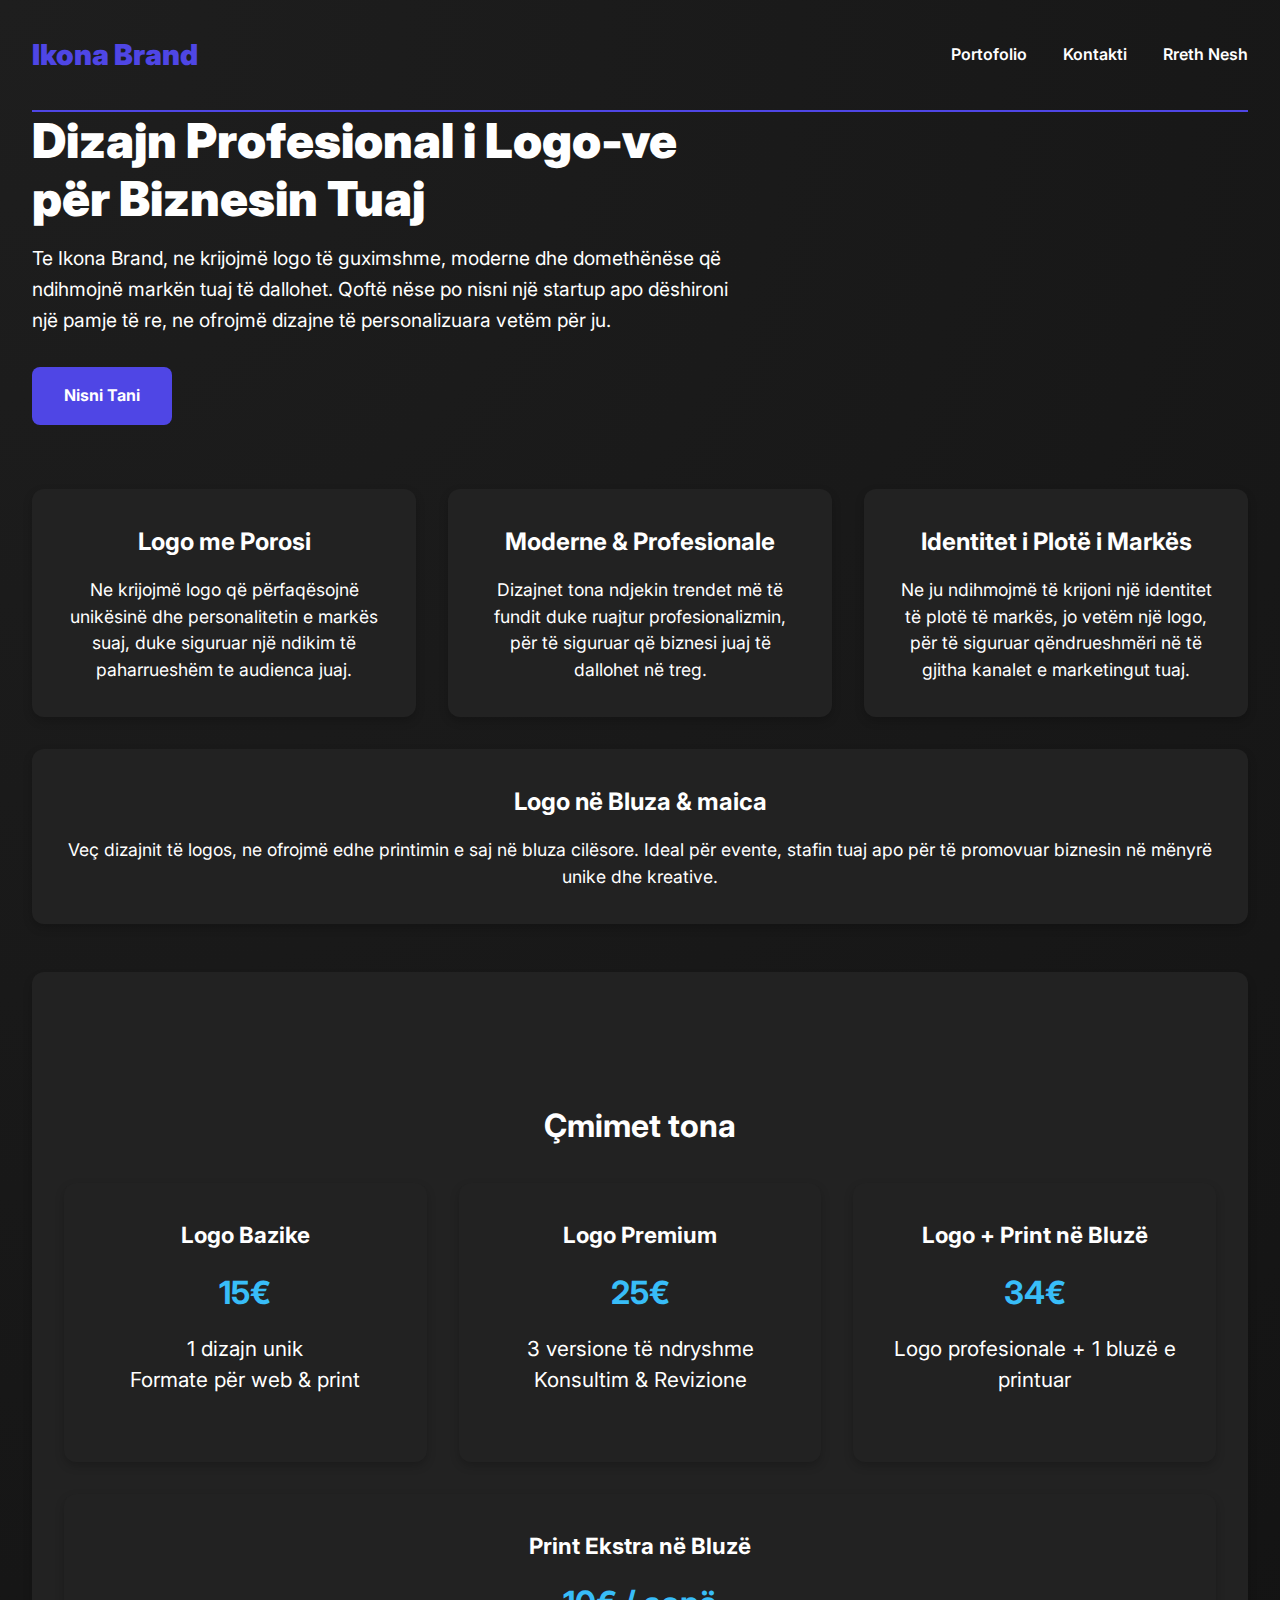
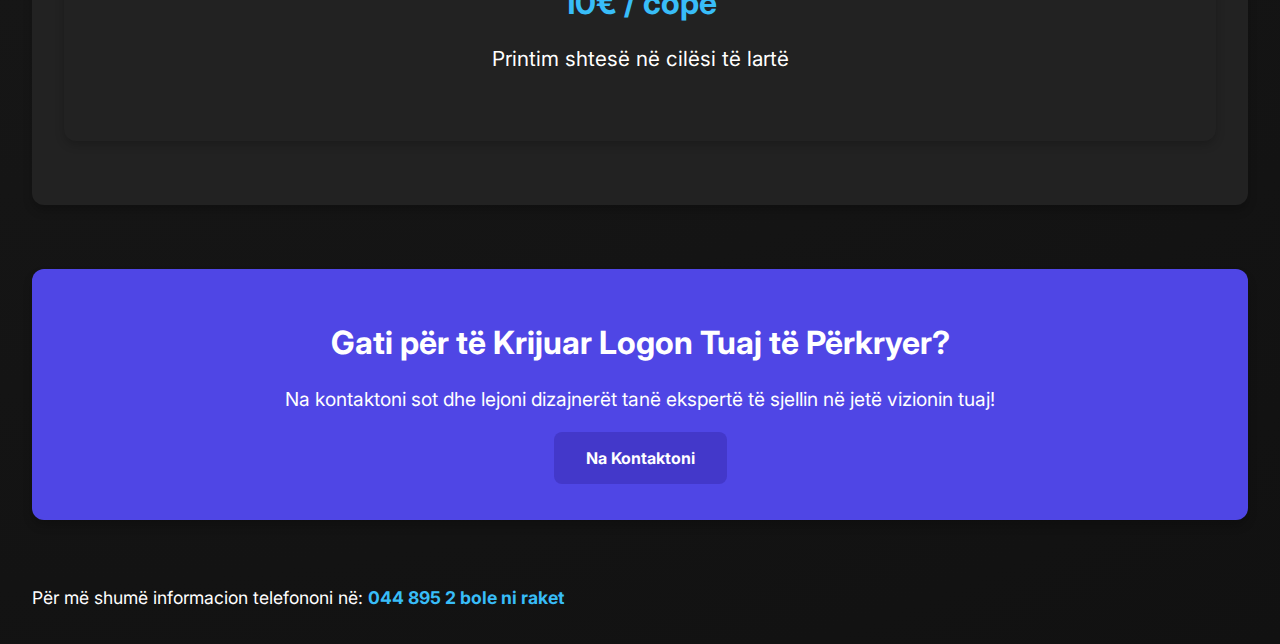
<file: index.html>
<!DOCTYPE html>
<html lang="sq">
<head>
  <meta charset="UTF-8" />
  <meta name="viewport" content="width=device-width, initial-scale=1.0" />
  <title>Dizajn Logoje me Porosi - Ikona Brand</title>
  <link href="https://fonts.googleapis.com/css2?family=Inter:wght@400;700;900&display=swap" rel="stylesheet">
  <link rel="stylesheet" href="style.css">
  <style>
    * {
      margin: 0;
      padding: 0;
      box-sizing: border-box;
      font-family: 'Inter', sans-serif;
    }
    body {
      background: radial-gradient(circle at top left, #1e1e1e, #111);
      color: white;
      min-height: 100vh;
      padding: 2rem;
    }
    header {
      display: flex;
      justify-content: space-between;
      align-items: center;
      padding-bottom: 2rem;
    }
    header h1 {
      font-size: 1.8rem;
      font-weight: 900;
    }
    nav a {
      margin-left: 2rem;
      color: white;
      text-decoration: none;
      font-weight: 600;
    }
    .hero {
      display: flex;
      flex-direction: column;
      align-items: flex-start;
      max-width: 700px;
      margin-bottom: 4rem;
    }
    .hero h2 {
      font-size: 3rem;
      font-weight: 900;
      margin-bottom: 1rem;
    }
    .hero p {
      font-size: 1.2rem;
      margin-bottom: 2rem;
      line-height: 1.6;
    }
    .hero a {
      background: #4f46e5;
      padding: 1rem 2rem;
      color: white;
      text-decoration: none;
      border-radius: 8px;
      font-weight: bold;
      transition: background 0.3s ease;
    }
    .hero a:hover {
      background: #4338ca;
    }

    .services {
      display: flex;
      justify-content: space-between;
      margin-top: 2rem;
      gap: 2rem;
      flex-wrap: wrap;
    }
    .services .service-box {
      background: #222;
      padding: 2rem;
      border-radius: 12px;
      text-align: center;
      flex: 1 1 30%;
    }
    .services .service-box h3 {
      font-size: 1.5rem;
      margin-bottom: 1rem;
    }
    .services .service-box p {
      font-size: 1.1rem;
      line-height: 1.5;
    }
    .cta {
      background: #4f46e5;
      padding: 3rem;
      border-radius: 12px;
      text-align: center;
      margin-top: 4rem;
    }
    .cta h3 {
      font-size: 2rem;
      margin-bottom: 1rem;
    }
    .cta p {
      font-size: 1.2rem;
      margin-bottom: 2rem;
    }
    .cta a {
      text-decoration: none;
      color: white;
      font-weight: bold;
      padding: 1rem 2rem;
      background: #4338ca;
      border-radius: 8px;
      transition: background 0.3s ease;
    }
    .cta a:hover {
      background: #4f46e5;
    }
    .contact-info {
      margin-top: 2rem;
      text-align: center;
      font-size: 1.1rem;
    }
    .contact-info span {
      font-weight: bold;
      color: #38bdf8;
    }
    @media (max-width: 768px) {
      .hero h2 {
        font-size: 2rem;
      }
      .services {
        flex-direction: column;
        align-items: center;
      }
      .services .service-box {
        width: 100%;
        margin-bottom: 2rem;
      }
    }
  </style>
</head>
<body>
  <header>
    <h1>Ikona Brand</h1>
    <nav>
      <a href="portfolio.html">Portofolio</a>
      <a href="contact.html">Kontakti</a>
      <a href="aboutus.html">Rreth Nesh</a>
    </nav>
  </header>

  <section class="hero">
    <h2>Dizajn Profesional i Logo-ve për Biznesin Tuaj</h2>
    <p>Te Ikona Brand, ne krijojmë logo të guximshme, moderne dhe domethënëse që ndihmojnë markën tuaj të dallohet. Qoftë nëse po nisni një startup apo dëshironi një pamje të re, ne ofrojmë dizajne të personalizuara vetëm për ju.</p>
    <a href="contact.html">Nisni Tani</a>
  </section>

  <section class="services">
    <div class="service-box">
      <h3>Logo me Porosi</h3>
      <p>Ne krijojmë logo që përfaqësojnë unikësinë dhe personalitetin e markës suaj, duke siguruar një ndikim të paharrueshëm te audienca juaj.</p>
    </div>
    <div class="service-box">
      <h3>Moderne & Profesionale</h3>
      <p>Dizajnet tona ndjekin trendet më të fundit duke ruajtur profesionalizmin, për të siguruar që biznesi juaj të dallohet në treg.</p>
    </div>
    <div class="service-box">
      <h3>Identitet i Plotë i Markës</h3>
      <p>Ne ju ndihmojmë të krijoni një identitet të plotë të markës, jo vetëm një logo, për të siguruar qëndrueshmëri në të gjitha kanalet e marketingut tuaj.</p>
    </div>
  </section>
    <!-- Existing service boxes here... -->
</section>
  
<section class="services">
  <div class="service-box">
    <h3>Logo në Bluza & maica</h3>
    <p>Veç dizajnit të logos, ne ofrojmë edhe printimin e saj në bluza cilësore. Ideal për evente, stafin tuaj apo për të promovuar biznesin në mënyrë unike dhe kreative.</p>
  </div>
</section>
<section class="pricing-section">
    <h3 style="text-align:center; font-size: 2rem; margin: 4rem 0 2rem;">Çmimet tona</h3>
    <div class="pricing-boxes" style="display: flex; gap: 2rem; flex-wrap: wrap; justify-content: center;">
      <div class="pricing-box" style="background: #222; padding: 2rem; border-radius: 12px; width: 250px;">
        <h4 style="font-size: 1.4rem; margin-bottom: 1rem;">Logo Bazike</h4>
        <p style="font-size: 2rem; font-weight: bold; color: #38bdf8; margin-bottom: 1rem;">15€</p>
        <p>1 dizajn unik<br>Formate për web & print</p>
      </div>
      <div class="pricing-box" style="background: #222; padding: 2rem; border-radius: 12px; width: 250px;">
        <h4 style="font-size: 1.4rem; margin-bottom: 1rem;">Logo Premium</h4>
        <p style="font-size: 2rem; font-weight: bold; color: #38bdf8; margin-bottom: 1rem;">25€</p>
        <p>3 versione të ndryshme<br>Konsultim & Revizione</p>
      </div>
      <div class="pricing-box" style="background: #222; padding: 2rem; border-radius: 12px; width: 250px;">
        <h4 style="font-size: 1.4rem; margin-bottom: 1rem;">Logo + Print në Bluzë</h4>
        <p style="font-size: 2rem; font-weight: bold; color: #38bdf8; margin-bottom: 1rem;">34€</p>
        <p>Logo profesionale + 1 bluzë e printuar</p>
      </div>
      <div class="pricing-box" style="background: #222; padding: 2rem; border-radius: 12px; width: 250px;">
        <h4 style="font-size: 1.4rem; margin-bottom: 1rem;">Print Ekstra në Bluzë</h4>
        <p style="font-size: 2rem; font-weight: bold; color: #38bdf8; margin-bottom: 1rem;">10€ / copë</p>
        <p>Printim shtesë në cilësi të lartë</p>
      </div>
    </div>
  </section>
  


  <section class="cta">
    <h3>Gati për të Krijuar Logon Tuaj të Përkryer?</h3>
    <p>Na kontaktoni sot dhe lejoni dizajnerët tanë ekspertë të sjellin në jetë vizionin tuaj!</p>
    <a href="contact.html">Na Kontaktoni</a>
  </section>
  <section class="services">
  

  <div class="contact-info">
    Për më shumë informacion telefononi në: <span>044 895 2 bole ni raket</span>
  </div>
</body>
</html>
</file>
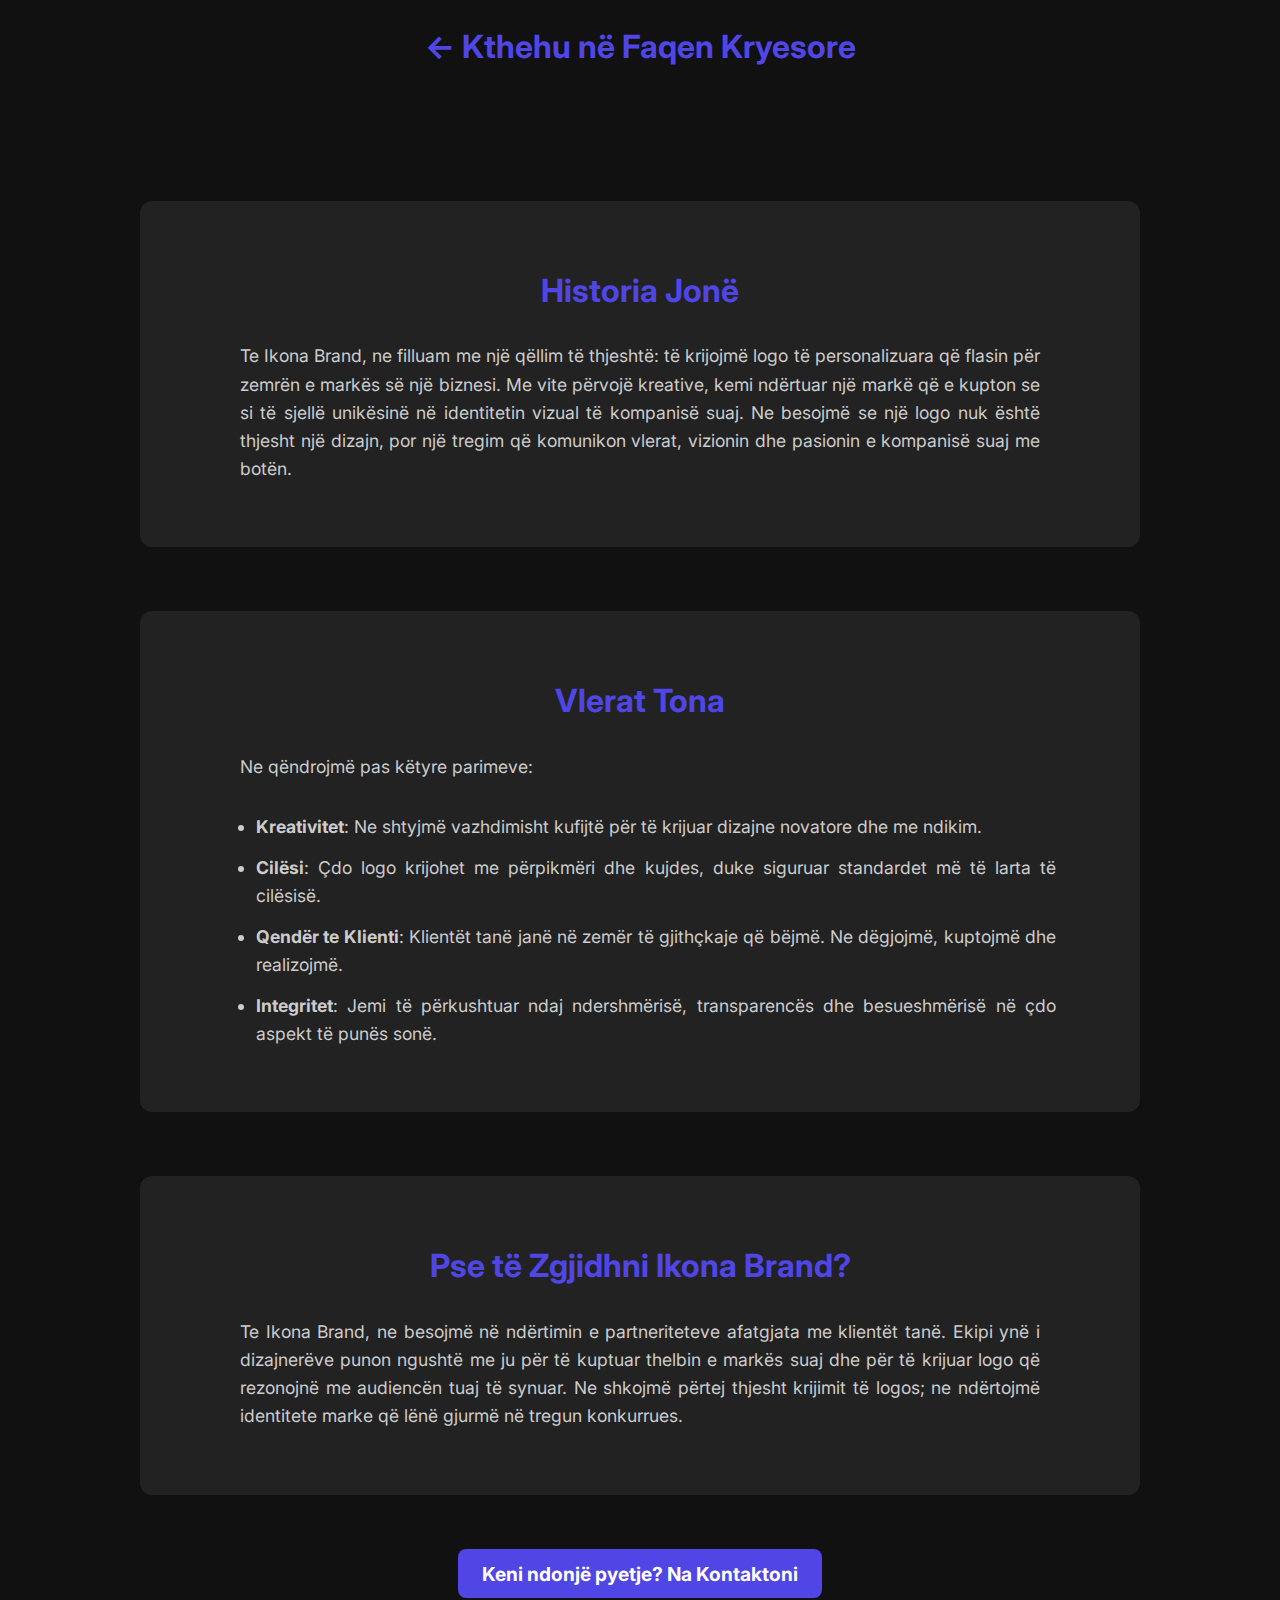
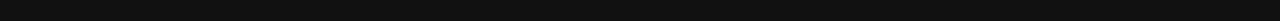
<file: aboutus.html>
<!DOCTYPE html>
<html lang="sq">
<head>
  <meta charset="UTF-8" />
  <meta name="viewport" content="width=device-width, initial-scale=1.0" />
  <title>Rreth Nesh - Ikona Brand</title>
  <link href="https://fonts.googleapis.com/css2?family=Inter:wght@400;700;900&display=swap" rel="stylesheet">
  <style>
    body {
      background: #111;
      color: white;
      font-family: 'Inter', sans-serif;
      margin: 0;
      padding: 0;
      line-height: 1.6;
    }
    h1 {
      font-size: 2rem;
      margin-bottom: 2rem;
      text-align: center;
    }
    h2 {
      font-size: 2rem;
      margin-top: 2rem;
      text-align: center;
      color: #4f46e5;
    }
    p, ul {
      font-size: 1.1rem;
      color: #ccc;
      max-width: 800px;
      margin: 0 auto 2rem;
      text-align: justify;
    }
    ul {
      list-style-type: disc;
      padding-left: 2rem;
    }
    li {
      margin-bottom: 0.8rem;
    }
    .section {
      margin: 4rem 0;
      padding: 2rem;
      background: #222;
      border-radius: 12px;
    }
    .back-link {
      text-align: center;
      margin-top: 3rem;
    }
    .back-link a {
      color: white;
      text-decoration: none;
      font-weight: bold;
      font-size: 1.2rem;
      padding: 0.8rem 1.5rem;
      background-color: #4f46e5;
      border-radius: 8px;
      transition: background-color 0.3s;
    }
    .back-link a:hover {
      background-color: #4338ca;
    }
    .container {
      max-width: 1000px;
      margin: 0 auto;
      padding: 2rem;
    }
  </style>
</head>
<body>
  <header>
    <h1><a href="index.html" style="color: #4f46e5; text-decoration: none;">← Kthehu në Faqen Kryesore</a></h1>
  </header>

  <div class="container">
    <section class="section">
      <h2>Historia Jonë</h2>
      <p>Te Ikona Brand, ne filluam me një qëllim të thjeshtë: të krijojmë logo të personalizuara që flasin për zemrën e markës së një biznesi. Me vite përvojë kreative, kemi ndërtuar një markë që e kupton se si të sjellë unikësinë në identitetin vizual të kompanisë suaj. Ne besojmë se një logo nuk është thjesht një dizajn, por një tregim që komunikon vlerat, vizionin dhe pasionin e kompanisë suaj me botën.</p>
    </section>

    <section class="section">
      <h2>Vlerat Tona</h2>
      <p>Ne qëndrojmë pas këtyre parimeve:</p>
      <ul>
        <li><strong>Kreativitet</strong>: Ne shtyjmë vazhdimisht kufijtë për të krijuar dizajne novatore dhe me ndikim.</li>
        <li><strong>Cilësi</strong>: Çdo logo krijohet me përpikmëri dhe kujdes, duke siguruar standardet më të larta të cilësisë.</li>
        <li><strong>Qendër te Klienti</strong>: Klientët tanë janë në zemër të gjithçkaje që bëjmë. Ne dëgjojmë, kuptojmë dhe realizojmë.</li>
        <li><strong>Integritet</strong>: Jemi të përkushtuar ndaj ndershmërisë, transparencës dhe besueshmërisë në çdo aspekt të punës sonë.</li>
      </ul>
    </section>

    <section class="section">
      <h2>Pse të Zgjidhni Ikona Brand?</h2>
      <p>Te Ikona Brand, ne besojmë në ndërtimin e partneriteteve afatgjata me klientët tanë. Ekipi ynë i dizajnerëve punon ngushtë me ju për të kuptuar thelbin e markës suaj dhe për të krijuar logo që rezonojnë me audiencën tuaj të synuar. Ne shkojmë përtej thjesht krijimit të logos; ne ndërtojmë identitete marke që lënë gjurmë në tregun konkurrues.</p>
    </section>

    <div class="back-link">
      <a href="contact.html">Keni ndonjë pyetje? Na Kontaktoni</a>
    </div>
  </div>
</body>
</html>
</file>
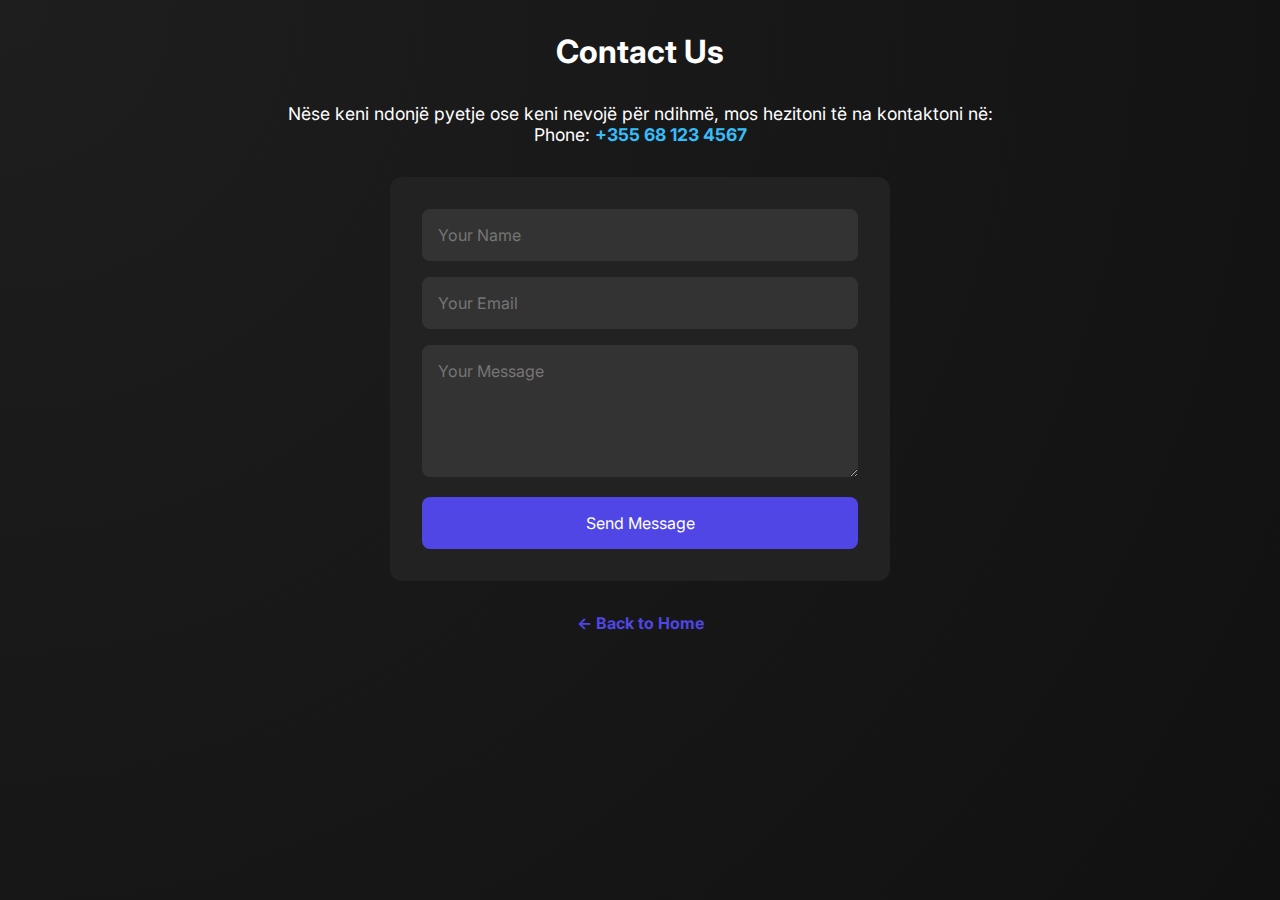
<file: contact.html>
<!DOCTYPE html>
<html lang="en">
<head>
  <meta charset="UTF-8" />
  <meta name="viewport" content="width=device-width, initial-scale=1.0" />
  <title>Contact Us - LogoSpark</title>
  <link href="https://fonts.googleapis.com/css2?family=Inter:wght@400;700&display=swap" rel="stylesheet">
  <style>
    * {
      margin: 0;
      padding: 0;
      box-sizing: border-box;
      font-family: 'Inter', sans-serif;
    }
    body {
      background: radial-gradient(circle at top left, #1e1e1e, #111);
      color: white;
      min-height: 100vh;
      padding: 2rem;
    }
    h1 {
      text-align: center;
      margin-bottom: 2rem;
      font-size: 2rem;
    }
    .contact-info {
      text-align: center;
      margin-bottom: 2rem;
      font-size: 1.1rem;
    }
    .contact-info span {
      font-weight: bold;
      color: #38bdf8;
    }
    form {
      max-width: 500px;
      margin: 0 auto;
      background: #222;
      padding: 2rem;
      border-radius: 12px;
    }
    input, textarea {
      width: 100%;
      padding: 1rem;
      margin-bottom: 1rem;
      border: none;
      border-radius: 8px;
      background: #333;
      color: white;
      font-size: 1rem;
    }
    button {
      width: 100%;
      padding: 1rem;
      font-size: 1rem;
      background: #4f46e5;
      color: white;
      border: none;
      border-radius: 8px;
      cursor: pointer;
      transition: background 0.3s ease;
    }
    button:hover {
      background: #4338ca;
    }
    .home-link {
      text-align: center;
      margin-top: 2rem;
    }
    .home-link a {
      color: #4f46e5;
      text-decoration: none;
      font-weight: bold;
    }
    @media (max-width: 600px) {
      body {
        padding: 1rem;
      }
      form {
        padding: 1.5rem;
      }
    }
  </style>
</head>
<body>
  <h1>Contact Us</h1>

  <!-- Added Contact Info Section -->
  <div class="contact-info">
    <p>Nëse keni ndonjë pyetje ose keni nevojë për ndihmë, mos hezitoni të na kontaktoni në:</p>
    <p>Phone: <span>+355 68 123 4567</span></p>
  </div>

  <form action="https://formspree.io/f/mgvapoqj" method="POST">
    <input type="text" name="name" placeholder="Your Name" required>
    <input type="email" name="email" placeholder="Your Email" required>
    <textarea name="message" placeholder="Your Message" rows="5" required></textarea>
    <button type="submit">Send Message</button>
  </form>

  <div class="home-link">
    <a href="index.html">← Back to Home</a>
  </div>
</body>
</html>
</file>
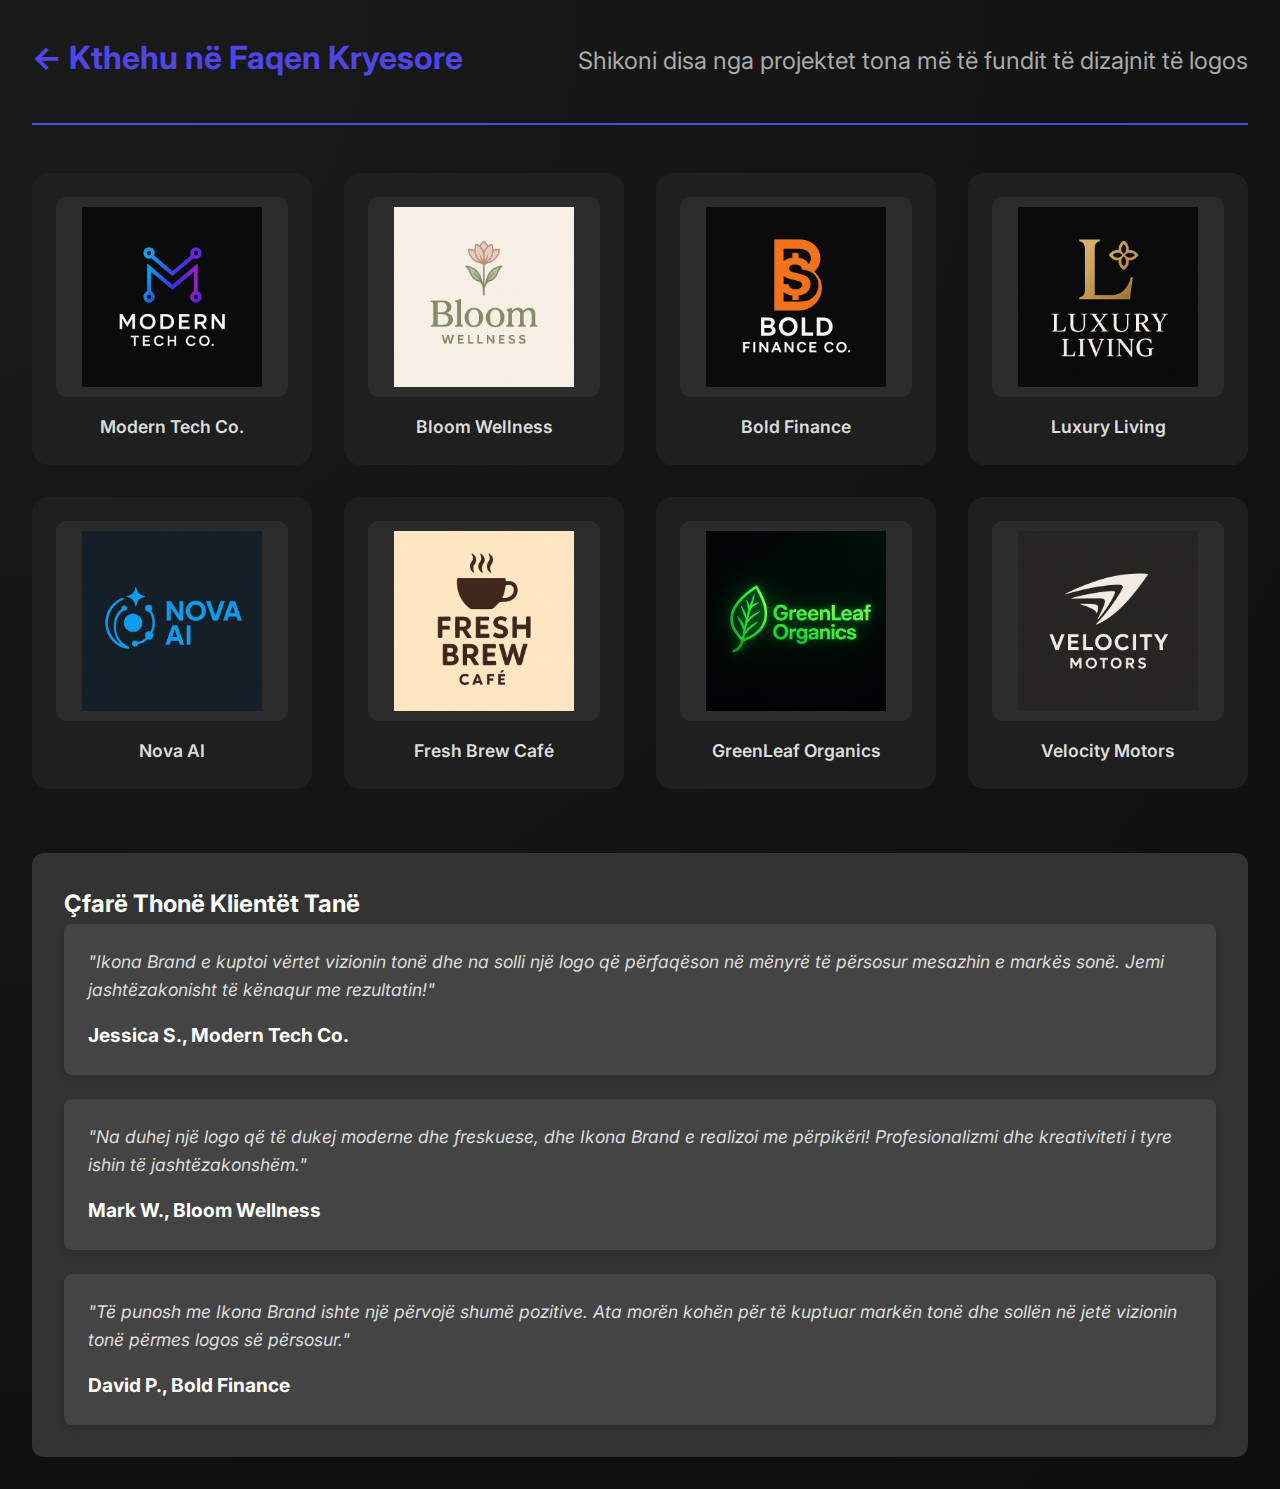
<file: portfolio.html>
<!DOCTYPE html>
<html lang="sq">
<head>
  <meta charset="UTF-8" />
  <meta name="viewport" content="width=device-width, initial-scale=1.0" />
  <title>Punimet Tona - Ikona Brand</title>
  <link href="https://fonts.googleapis.com/css2?family=Inter:wght@400;700;900&display=swap" rel="stylesheet">
  <link rel="stylesheet" href="style.css">
  <style>
    * {
      margin: 0;
      padding: 0;
      box-sizing: border-box;
    }

    body {
      background: radial-gradient(circle at top left, #1a1a1a, #0e0e0e);
      color: #fff;
      padding: 2rem;
      font-family: 'Inter', sans-serif;
      line-height: 1.6;
    }

    a {
      color: #4f46e5;
      text-decoration: none;
      font-weight: bold;
      transition: color 0.3s ease;
    }

    a:hover {
      color: #8b5cf6;
    }

    header {
      margin-bottom: 3rem;
      text-align: center;
    }

    header h1 {
      font-size: 2rem;
      margin-bottom: 0.5rem;
    }

    header h2 {
      font-size: 1.5rem;
      font-weight: 400;
      color: #aaa;
    }

    .grid {
      display: grid;
      grid-template-columns: repeat(auto-fit, minmax(250px, 1fr));
      gap: 2rem;
    }

    .logo-box {
      background: #1f1f1f;
      padding: 1.5rem;
      border-radius: 16px;
      text-align: center;
      transition: transform 0.3s ease, box-shadow 0.3s ease;
      box-shadow: 0 0 0 rgba(0, 0, 0, 0);
    }

    .logo-box:hover {
      transform: translateY(-10px);
      box-shadow: 0 15px 30px rgba(0, 0, 0, 0.4);
    }

    .logo-box img {
      width: 100%;
      height: 200px;
      object-fit: contain;
      border-radius: 10px;
      margin-bottom: 1rem;
      background-color: #2c2c2c;
    }

    .logo-box p {
      font-size: 1.1rem;
      font-weight: 600;
      color: #ddd;
    }

    /* Testimonial Section */
    .testimonials {
      margin-top: 4rem;
      background: #333;
      padding: 2rem;
      border-radius: 12px;
    }

    .testimonial-box {
      background: #444;
      padding: 1.5rem;
      border-radius: 8px;
      margin-bottom: 1.5rem;
      box-shadow: 0 4px 8px rgba(0, 0, 0, 0.1);
      transition: transform 0.3s ease, box-shadow 0.3s ease;
    }

    .testimonial-box:last-child {
      margin-bottom: 0;
    }

    .testimonial-box:hover {
      transform: translateY(-5px);
      box-shadow: 0 12px 24px rgba(0, 0, 0, 0.2);
    }

    .testimonial-box p {
      font-style: italic;
      font-size: 1.1rem;
      color: #ddd;
      margin-bottom: 1rem;
    }

    .testimonial-box h4 {
      font-size: 1.2rem;
      font-weight: bold;
      color: #fff;
    }

    @media (max-width: 600px) {
      header h1 {
        font-size: 1.5rem;
      }

      .logo-box img {
        height: 150px;
      }

      .testimonials {
        padding: 1.5rem;
      }
    }
  </style>
</head>
<body>
  <header>
    <h1><a href="index.html">← Kthehu në Faqen Kryesore</a></h1>
    <h2>Shikoni disa nga projektet tona më të fundit të dizajnit të logos</h2>
  </header>

  <!-- Seksioni i Portofolit -->
  <!-- Seksioni i Portofolit -->
<div class="grid">
  <div class="logo-box">
    <img src="image/modern.png" alt="Logo e Modern Tech Co.">
    <p>Modern Tech Co.</p>
  </div>
  <div class="logo-box">
    <img src="image/bloom.png" alt="Logo e Bloom Wellness">
    <p>Bloom Wellness</p>
  </div>
  <div class="logo-box">
    <img src="image/bold.png" alt="Logo e Bold Finance">
    <p>Bold Finance</p>
  </div>
  <div class="logo-box">
    <img src="image/luxury.png" alt="Logo e Luxury Living">
    <p>Luxury Living</p>
  </div>
  <div class="logo-box">
    <img src="image/nova.png" alt="Logo e Nova AI">
    <p>Nova AI</p>
  </div>
  <div class="logo-box">
    <img src="image/brew.jpg" alt="Logo e Fresh Brew Café">
    <p>Fresh Brew Café</p>
  </div>
  <div class="logo-box">
    <img src="image/green.png" alt="Logo e GreenLeaf Organics">
    <p>GreenLeaf Organics</p>
  </div>
  <div class="logo-box">
    <img src="image/velco.png" alt="Logo e Velocity Motors">
    <p>Velocity Motors</p>
  </div>
</div>



  <!-- Seksioni i Komenteve -->
  <section class="testimonials">
    <h2>Çfarë Thonë Klientët Tanë</h2>
    <div class="testimonial-box">
      <p>"Ikona Brand e kuptoi vërtet vizionin tonë dhe na solli një logo që përfaqëson në mënyrë të përsosur mesazhin e markës sonë. Jemi jashtëzakonisht të kënaqur me rezultatin!"</p>
      <h4>Jessica S., Modern Tech Co.</h4>
    </div>

    <div class="testimonial-box">
      <p>"Na duhej një logo që të dukej moderne dhe freskuese, dhe Ikona Brand e realizoi me përpikëri! Profesionalizmi dhe kreativiteti i tyre ishin të jashtëzakonshëm."</p>
      <h4>Mark W., Bloom Wellness</h4>
    </div>

    <div class="testimonial-box">
      <p>"Të punosh me Ikona Brand ishte një përvojë shumë pozitive. Ata morën kohën për të kuptuar markën tonë dhe sollën në jetë vizionin tonë përmes logos së përsosur."</p>
      <h4>David P., Bold Finance</h4>
    </div>
  </section>
</body>
</html>
</file>
<file: style.css>
* {
    margin: 0;
    padding: 0;
    box-sizing: border-box;
    font-family: 'Inter', sans-serif;
  }
  
  body {
    background: radial-gradient(circle at top left, #1e1e1e, #111);
    color: white;
    min-height: 100vh;
    padding: 2rem;
    line-height: 1.6;
  }
  
  header {
    display: flex;
    justify-content: space-between;
    align-items: center;
    padding-bottom: 2rem;
    border-bottom: 2px solid #4f46e5;
  }
  
  header h1 {
    font-size: 2rem;
    font-weight: 900;
    color: #4f46e5;
  }
  
  nav a {
    margin-left: 2rem;
    color: white;
    text-decoration: none;
    font-weight: 600;
    transition: color 0.3s ease;
  }
  
  nav a:hover {
    color: #4f46e5;
  }
  
  .hero {
    display: flex;
    flex-direction: column;
    align-items: flex-start;
    max-width: 700px;
    margin-bottom: 4rem;
  }
  
  .hero h2 {
    font-size: 3.5rem;
    font-weight: 900;
    margin-bottom: 1rem;
    color: #fff;
    line-height: 1.2;
  }
  
  .hero p {
    font-size: 1.3rem;
    margin-bottom: 2rem;
  }
  
  .hero a {
    background: #4f46e5;
    padding: 1rem 2rem;
    color: white;
    text-decoration: none;
    border-radius: 8px;
    font-weight: bold;
    transition: background 0.3s ease, transform 0.3s ease;
  }
  
  .hero a:hover {
    background: #4338ca;
    transform: translateY(-3px);
  }
  
  .services {
    display: flex;
    justify-content: space-between;
    margin-top: 3rem;
    gap: 2rem;
    flex-wrap: wrap;
  }
  
  .services .service-box {
    background: #2c2c2c;
    padding: 2rem;
    border-radius: 12px;
    text-align: center;
    flex: 1 1 30%;
    box-shadow: 0 4px 10px rgba(0, 0, 0, 0.2);
    transition: transform 0.3s ease, box-shadow 0.3s ease, border 0.3s ease;
    border: 2px solid transparent;
  }
  
  .services .service-box:hover {
    transform: translateY(-10px);
    box-shadow: 0 8px 15px rgba(0, 0, 0, 0.3);
    border: 2px solid #4f46e5;
  }
  
  .services .service-box h3 {
    font-size: 1.7rem;
    margin-bottom: 1rem;
    color: #fff;
  }
  
  .services .service-box p {
    font-size: 1.1rem;
    line-height: 1.5;
  }
  
  .cta {
    background: #4f46e5;
    padding: 3rem;
    border-radius: 12px;
    text-align: center;
    margin-top: 4rem;
    box-shadow: 0 6px 10px rgba(0, 0, 0, 0.2);
  }
  
  .cta h3 {
    font-size: 2.5rem;
    margin-bottom: 1rem;
  }
  
  .cta p {
    font-size: 1.2rem;
    margin-bottom: 2rem;
  }
  
  .cta a {
    text-decoration: none;
    color: white;
    font-weight: bold;
    padding: 1rem 2rem;
    background: #4338ca;
    border-radius: 8px;
    transition: background 0.3s ease, transform 0.3s ease;
  }
  
  .cta a:hover {
    background: #4f46e5;
    transform: translateY(-3px);
  }
  
  .contact-info {
    margin-top: 2rem;
    text-align: center;
    font-size: 1.1rem;
    color: #fff;
  }
  
  .contact-info span {
    font-weight: bold;
    color: #38bdf8;
  }
  
  .pricing-section {
    background-color: #222;
    padding: 4rem 2rem;
    border-radius: 12px;
    margin-top: 3rem;
    text-align: center;
    box-shadow: 0 6px 10px rgba(0, 0, 0, 0.2);
  }
  
  .pricing-section h3 {
    font-size: 2.5rem;
    margin-bottom: 2rem;
    color: #fff;
  }
  
  .pricing-boxes {
    display: flex;
    justify-content: space-between;
    gap: 2rem;
    flex-wrap: wrap;
  }
  
  .pricing-box {
    background-color: #333;
    padding: 2.5rem;
    border-radius: 12px;
    flex: 1 1 30%;
    text-align: center;
    box-shadow: 0 4px 10px rgba(0, 0, 0, 0.2);
    transition: transform 0.3s ease, box-shadow 0.3s ease, border 0.3s ease;
    border: 2px solid transparent;
  }
  
  .pricing-box:hover {
    transform: translateY(-10px);
    box-shadow: 0 8px 15px rgba(0, 0, 0, 0.3);
    border: 2px solid #4f46e5;
  }
  
  .pricing-box h4 {
    font-size: 1.7rem;
    margin-bottom: 1.5rem;
    color: #fff;
  }
  
  .pricing-box p {
    font-size: 1.3rem;
    line-height: 1.5;
    margin-bottom: 2rem;
  }
  
  .pricing-box .price {
    font-size: 2rem;
    font-weight: bold;
    color: #38bdf8;
    margin-bottom: 1.5rem;
  }
  
  .pricing-box .price span {
    font-size: 1.2rem;
    font-weight: normal;
    color: #bbb;
  }
  
  @media (max-width: 768px) {
    .hero h2 {
      font-size: 2.5rem;
    }
  
    .services {
      flex-direction: column;
      align-items: center;
    }
  
    .services .service-box {
      width: 100%;
      margin-bottom: 2rem;
    }
  
    .pricing-boxes {
      flex-direction: column;
      align-items: center;
    }
  
    .pricing-box {
      width: 100%;
      margin-bottom: 2rem;
    }
  }
  .logo-box img {
    width: 100%;
    height: 200px;
    object-fit: contain;
    border-radius: 10px;
    margin-bottom: 1rem;
    background-color: #2c2c2c;
    display: block;
    padding: 10px;
  }
</file>
